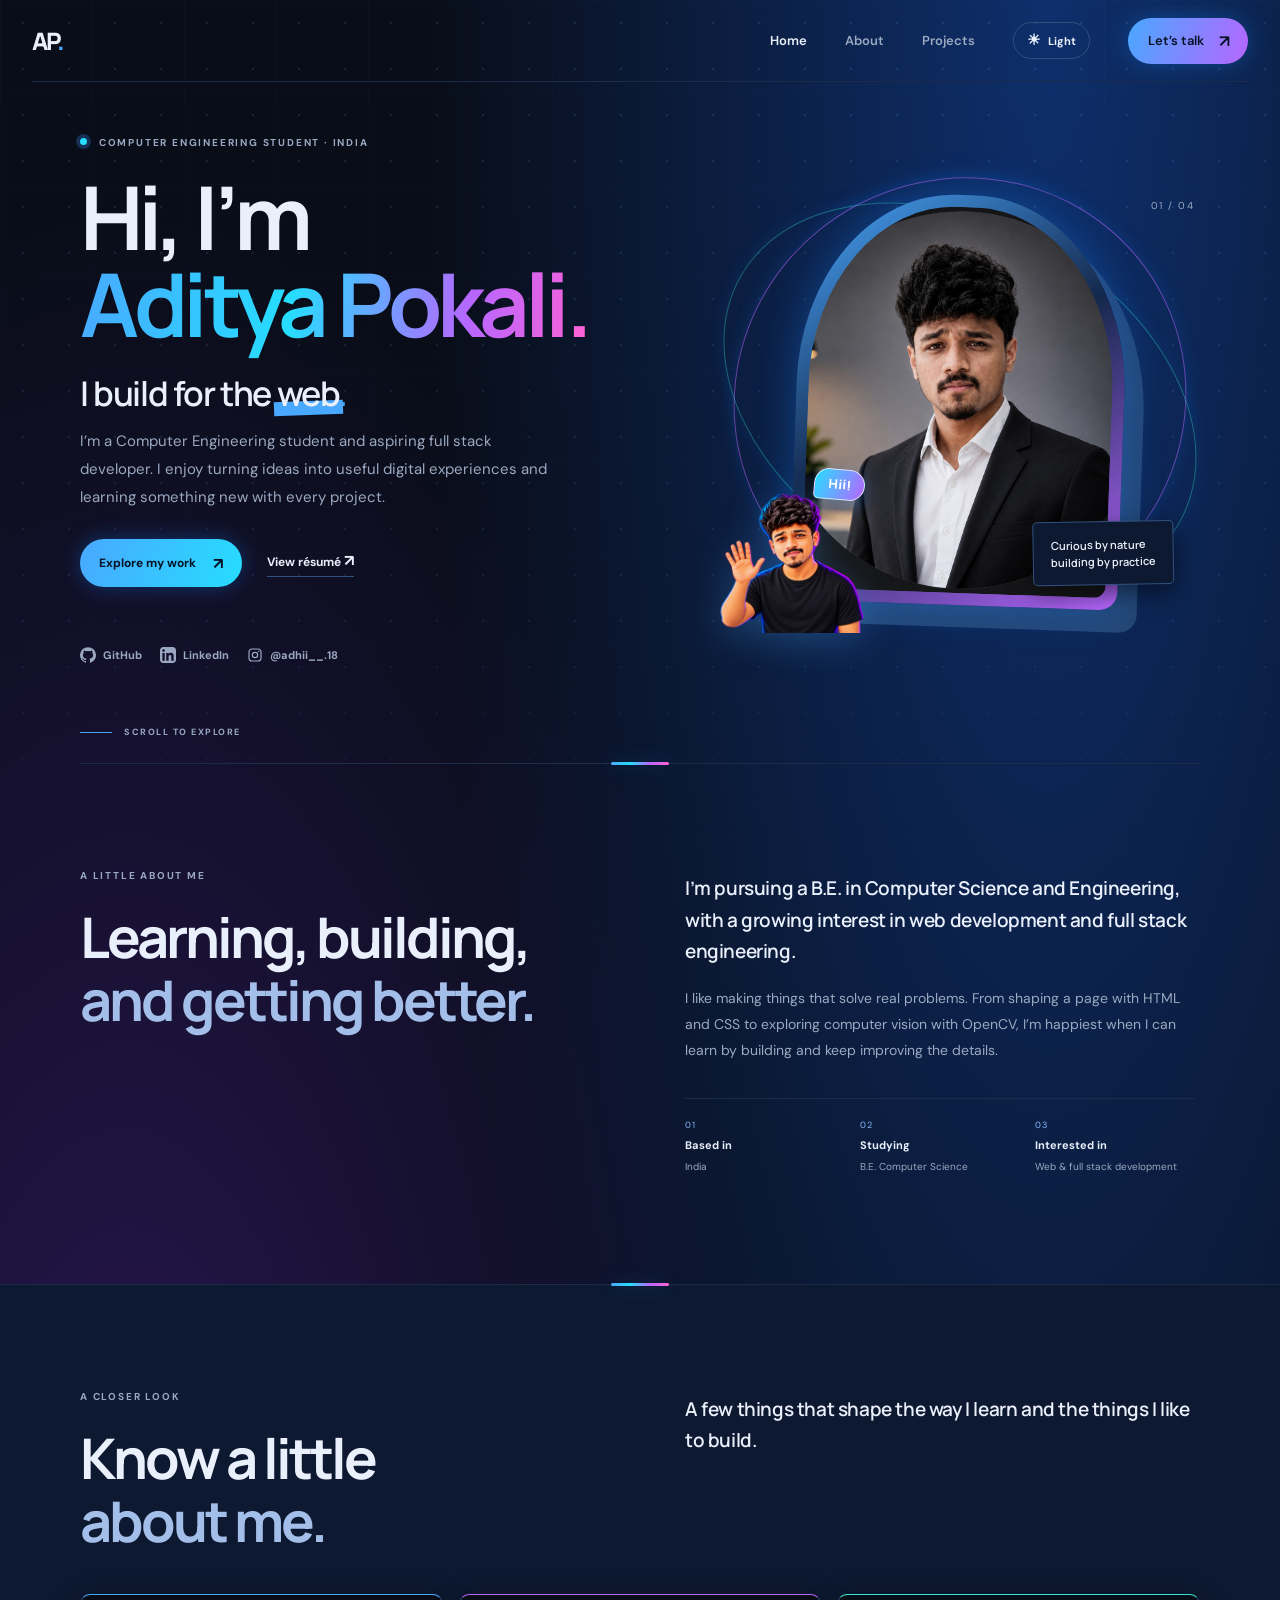
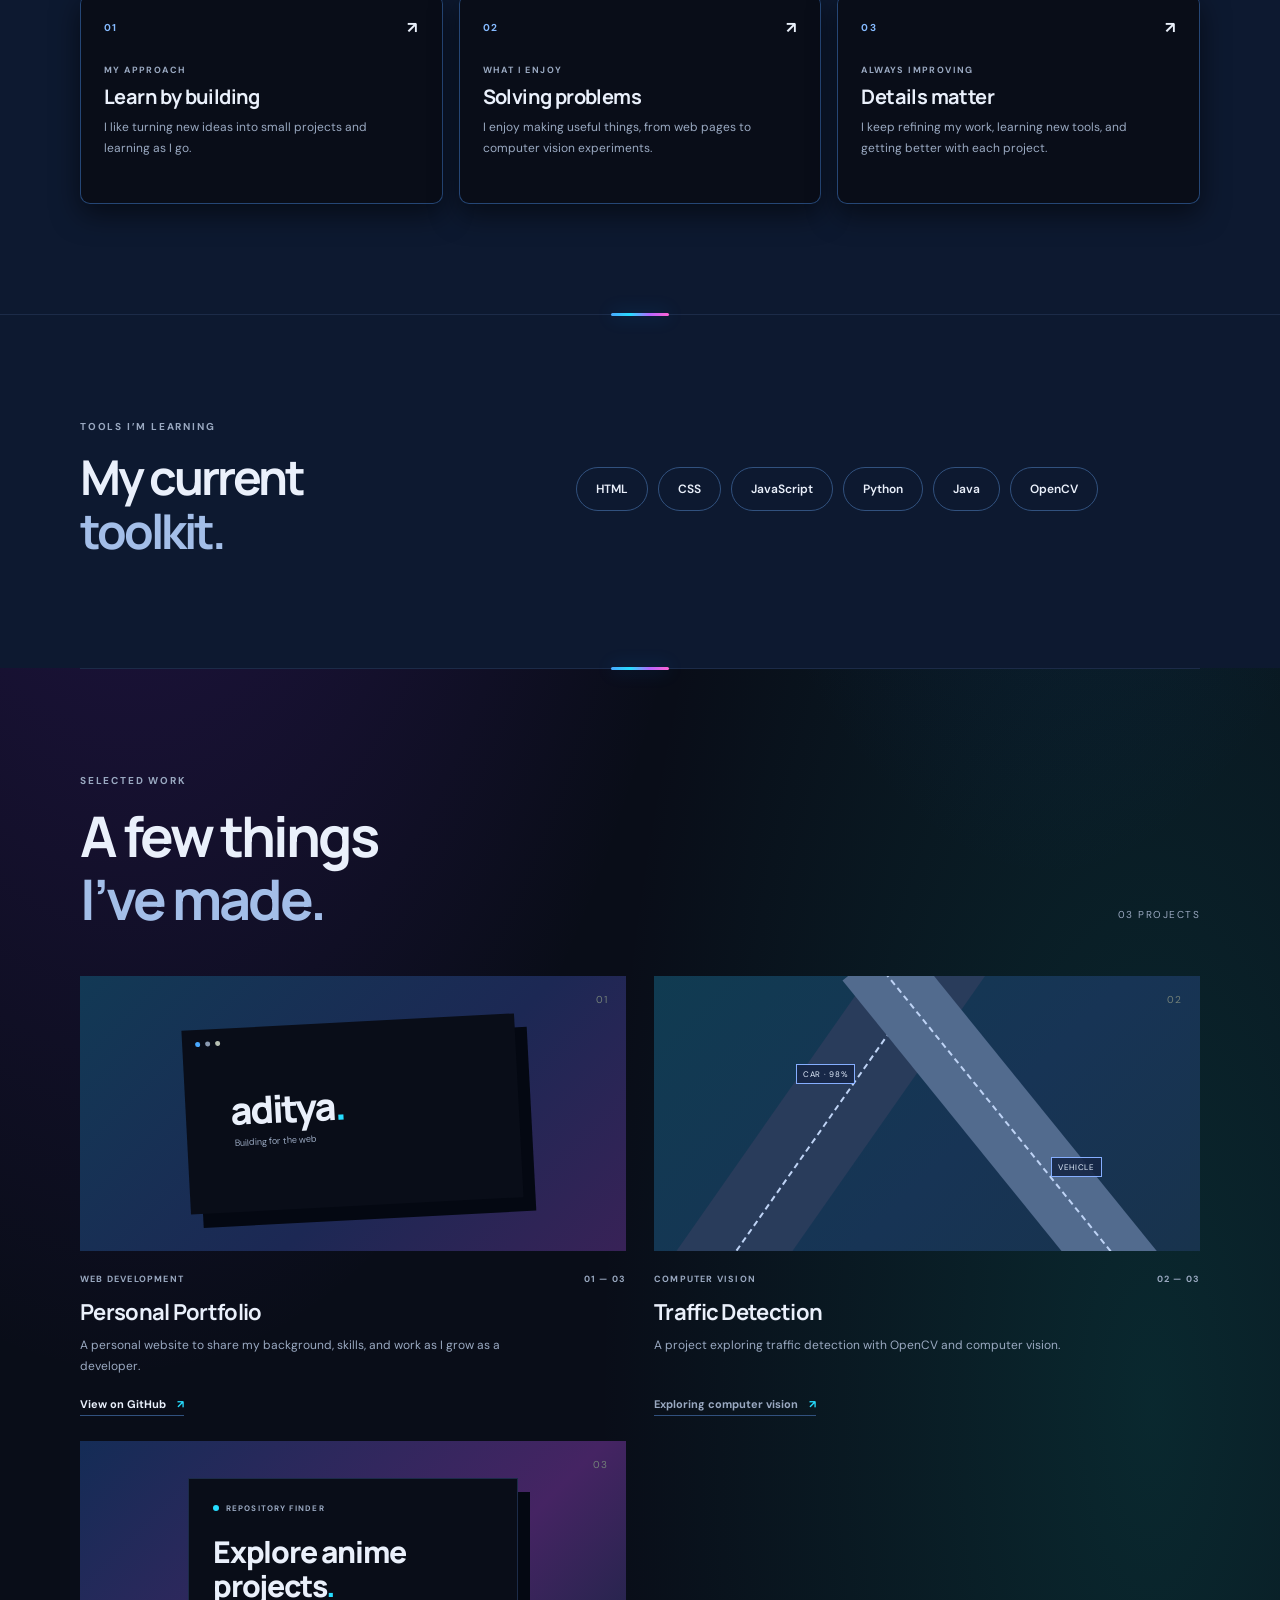
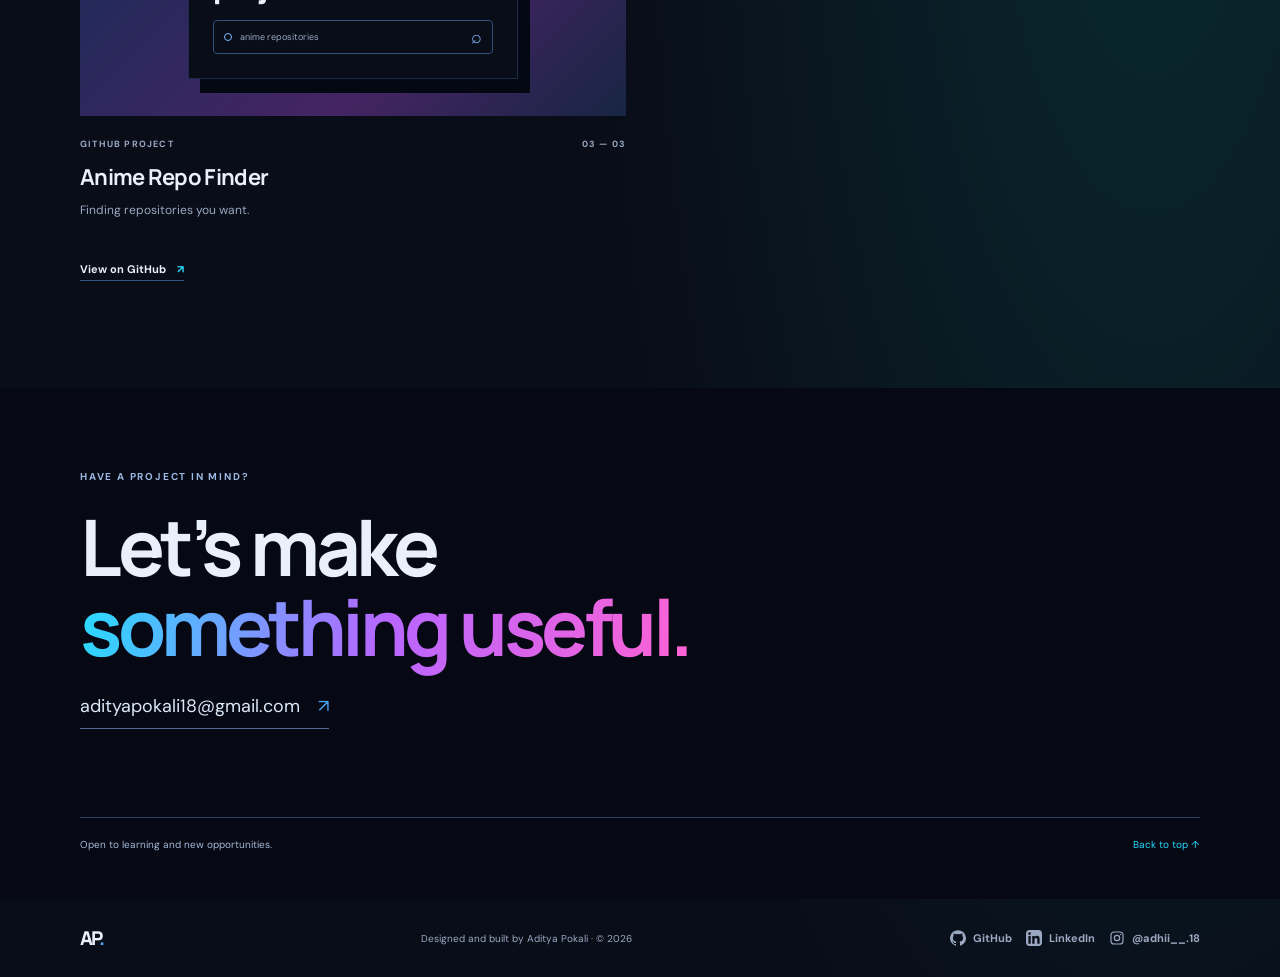
<file: index.html>
<!doctype html>
<html lang="en">
<head>
  <meta charset="utf-8">
  <meta name="viewport" content="width=device-width, initial-scale=1">
  <meta name="theme-color" content="#090d18">
  <meta name="description" content="Aditya Pokali — Computer Engineering student and aspiring full stack developer.">
  <title>Aditya Pokali — Developer Portfolio</title>
  <script>
    (() => {
      let savedTheme = null;
      try { savedTheme = localStorage.getItem("portfolio-theme"); } catch {}
      const theme = savedTheme === "light" || savedTheme === "dark" ? savedTheme : "dark";
      document.documentElement.dataset.theme = theme;
      document.querySelector('meta[name="theme-color"]').content = theme === "dark" ? "#090d18" : "#f4f7fc";
    })();
  </script>
  <link rel="preconnect" href="https://fonts.googleapis.com">
  <link rel="preconnect" href="https://fonts.gstatic.com" crossorigin>
  <link href="https://fonts.googleapis.com/css2?family=DM+Sans:wght@400;500;600;700&family=Manrope:wght@400;500;600;700;800&display=swap" rel="stylesheet">
  <link rel="stylesheet" href="style.css">
</head>
<body>
  <div class="water-drops" aria-hidden="true">
    <span class="water-drop water-drop-one"></span>
    <span class="water-drop water-drop-two"></span>
    <span class="water-drop water-drop-three"></span>
    <span class="water-drop water-drop-four"></span>
  </div>
  <div class="cursor-mascot" aria-hidden="true">
    <span class="mascot-shadow"></span>
    <span class="mascot-face">
      <i class="mascot-eye mascot-eye-left"></i>
      <i class="mascot-eye mascot-eye-right"></i>
      <i class="mascot-cheek mascot-cheek-left"></i>
      <i class="mascot-cheek mascot-cheek-right"></i>
      <i class="mascot-mouth"></i>
    </span>
    <span class="mascot-spark mascot-spark-one">✦</span>
    <span class="mascot-spark mascot-spark-two">·</span>
  </div>
  <header class="site-header">
    <a class="brand" href="#home" aria-label="Aditya Pokali, home">AP<span>.</span></a>
    <button class="menu-toggle" type="button" aria-expanded="false" aria-controls="site-nav" aria-label="Open navigation">
      <span></span><span></span>
    </button>
    <nav id="site-nav" class="site-nav" aria-label="Main navigation">
      <a class="nav-link active" href="#home">Home</a>
      <a class="nav-link" href="#about">About</a>
      <a class="nav-link" href="#projects">Projects</a>
      <button class="theme-toggle" type="button" aria-label="Switch to dark theme" aria-pressed="false">
        <span class="theme-icon" aria-hidden="true">☾</span>
        <span class="theme-label">Dark</span>
      </button>
      <a class="nav-cta" href="#contact">Let’s talk <span aria-hidden="true">↗</span></a>
    </nav>
  </header>

  <main>
    <section class="hero section-wrap" id="home">
      <div class="hero-copy">
        <p class="eyebrow"><span class="status-dot"></span> COMPUTER ENGINEERING STUDENT · INDIA</p>
        <h1>Hi, I’m<br><span>Aditya Pokali.</span></h1>
        <p class="hero-role">I build for the <span class="highlight">web</span><span class="cursor" aria-hidden="true">.</span></p>
        <p class="hero-description">I’m a Computer Engineering student and aspiring full stack developer. I enjoy turning ideas into useful digital experiences and learning something new with every project.</p>
        <div class="hero-actions">
          <a class="button button-primary" href="#projects">Explore my work <span aria-hidden="true">↗</span></a>
          <a class="text-link" href="./resume.html">View résumé <span aria-hidden="true">↗</span></a>
        </div>
        <div class="hero-socials" aria-label="Social links">
          <a class="social-link" href="https://github.com/adityapokali" target="_blank" rel="noopener noreferrer" aria-label="GitHub profile">
            <svg class="social-icon" viewBox="0 0 24 24" aria-hidden="true"><path fill="currentColor" d="M12 .297a12 12 0 0 0-3.79 23.38c.6.11.82-.26.82-.577 0-.285-.01-1.04-.015-2.04-3.338.726-4.042-1.61-4.042-1.61-.546-1.387-1.333-1.756-1.333-1.756-1.09-.745.083-.73.083-.73 1.205.084 1.84 1.237 1.84 1.237 1.07 1.835 2.807 1.305 3.492.998.108-.776.418-1.305.762-1.605-2.665-.304-5.467-1.332-5.467-5.93 0-1.31.468-2.38 1.235-3.22-.124-.303-.535-1.523.117-3.176 0 0 1.008-.323 3.3 1.23a11.5 11.5 0 0 1 6 0c2.29-1.553 3.297-1.23 3.297-1.23.653 1.653.242 2.873.119 3.176.77.84 1.233 1.91 1.233 3.22 0 4.61-2.807 5.624-5.48 5.921.43.372.814 1.102.814 2.222v3.293c0 .319.216.694.825.576A12.001 12.001 0 0 0 12 .297"/></svg>
            <span>GitHub</span>
          </a>
          <a class="social-link" href="https://www.linkedin.com/in/aditya-pokali-b631763b7/" target="_blank" rel="noopener noreferrer" aria-label="LinkedIn profile">
            <svg class="social-icon" viewBox="0 0 24 24" aria-hidden="true"><path fill="currentColor" d="M19 0H5C2.24 0 0 2.24 0 5v14c0 2.76 2.24 5 5 5h14c2.76 0 5-2.24 5-5V5c0-2.76-2.24-5-5-5ZM7.1 20.45H3.55V9H7.1v11.45ZM5.32 7.45a2.05 2.05 0 1 1 0-4.1 2.05 2.05 0 0 1 0 4.1Zm15.13 13h-3.54v-5.57c0-1.33-.03-3.04-1.86-3.04-1.85 0-2.14 1.45-2.14 2.94v5.67H9.36V9h3.41v1.56h.05c.48-.9 1.64-1.85 3.37-1.85 3.6 0 4.27 2.37 4.27 5.45v6.29Z"/></svg>
            <span>LinkedIn</span>
          </a>
          <a class="social-link instagram-link" href="https://www.instagram.com/adhii__.18/" target="_blank" rel="noopener noreferrer" aria-label="Instagram profile, @adhii__.18">
            <svg class="social-icon instagram-icon" viewBox="0 0 24 24" aria-hidden="true"><rect x="3" y="3" width="18" height="18" rx="5"/><circle cx="12" cy="12" r="4"/><circle class="instagram-dot" cx="17.5" cy="6.8" r="1"/></svg>
            <span>@adhii__.18</span>
          </a>
        </div>
      </div>
      <div class="hero-visual">
        <div class="photo-frame">
          <img src="profile.jpg" alt="Portrait of Aditya Pokali">
          <span class="photo-tag">Curious by nature<br>building by practice</span>
        </div>
        <div class="hero-avatar-sticker">
          <img src="profile-avatar.png" alt="Cartoon avatar of Aditya waving with one hand">
          <span class="hero-avatar-bubble">Hii!</span>
        </div>
        <span class="orbit orbit-one" aria-hidden="true"></span>
        <span class="orbit orbit-two" aria-hidden="true"></span>
        <span class="hero-index" aria-hidden="true">01 / 04</span>
      </div>
      <a class="scroll-cue" href="#about"><span></span> SCROLL TO EXPLORE</a>
    </section>

    <section class="about section-wrap section-block" id="about">
      <div class="section-heading">
        <p class="eyebrow">A LITTLE ABOUT ME</p>
        <h2>Learning, building,<br><span>and getting better.</span></h2>
      </div>
      <div class="about-content">
        <p class="about-lead">I’m pursuing a B.E. in Computer Science and Engineering, with a growing interest in web development and full stack engineering.</p>
        <p>I like making things that solve real problems. From shaping a page with HTML and CSS to exploring computer vision with OpenCV, I’m happiest when I can learn by building and keep improving the details.</p>
        <div class="about-facts">
          <div><span>01</span><strong>Based in</strong><p>India</p></div>
          <div><span>02</span><strong>Studying</strong><p>B.E. Computer Science</p></div>
          <div><span>03</span><strong>Interested in</strong><p>Web &amp; full stack development</p></div>
        </div>
      </div>
    </section>

    <section class="about-cards-section section-wrap section-block" aria-labelledby="about-cards-title">
      <div class="about-intro">
        <div class="section-heading">
          <p class="eyebrow">A CLOSER LOOK</p>
          <h2 id="about-cards-title">Know a little<br><span>about me.</span></h2>
        </div>
        <div class="about-content">
          <p class="about-lead">A few things that shape the way I learn and the things I like to build.</p>
        </div>
      </div>
      <div class="about-cards" aria-label="A few things about Aditya">
        <article class="about-card">
          <span class="about-card-number">01 <span aria-hidden="true">↗</span></span>
          <p class="about-card-label">MY APPROACH</p>
          <h3>Learn by building</h3>
          <p>I like turning new ideas into small projects and learning as I go.</p>
        </article>
        <article class="about-card">
          <span class="about-card-number">02 <span aria-hidden="true">↗</span></span>
          <p class="about-card-label">WHAT I ENJOY</p>
          <h3>Solving problems</h3>
          <p>I enjoy making useful things, from web pages to computer vision experiments.</p>
        </article>
        <article class="about-card">
          <span class="about-card-number">03 <span aria-hidden="true">↗</span></span>
          <p class="about-card-label">ALWAYS IMPROVING</p>
          <h3>Details matter</h3>
          <p>I keep refining my work, learning new tools, and getting better with each project.</p>
        </article>
      </div>
    </section>

    <section class="skills section-wrap section-block" id="skills">
      <div class="skills-intro">
        <p class="eyebrow">TOOLS I’M LEARNING</p>
        <h2>My current<br><span>toolkit.</span></h2>
      </div>
      <div class="skill-list" aria-label="Skills">
        <span>HTML</span><span>CSS</span><span>JavaScript</span><span>Python</span><span>Java</span><span>OpenCV</span>
      </div>
    </section>

    <section class="projects section-wrap section-block" id="projects">
      <div class="section-topline">
        <div>
          <p class="eyebrow">SELECTED WORK</p>
          <h2>A few things<br><span>I’ve made.</span></h2>
        </div>
        <span class="project-count">03 PROJECTS</span>
      </div>
      <div class="project-grid">
        <article class="project-card project-featured">
          <div class="project-art portfolio-art" aria-hidden="true"><span class="art-window"><i></i><i></i><i></i><b>aditya<span>.</span></b><em>Building for the web</em></span><span class="art-number">01</span></div>
          <div class="project-meta"><span>WEB DEVELOPMENT</span><span>01 — 03</span></div>
          <h3>Personal Portfolio</h3>
          <p>A personal website to share my background, skills, and work as I grow as a developer.</p>
          <a class="project-link" href="https://github.com/adityapokali/my-portfolio" target="_blank" rel="noopener">View on GitHub <span aria-hidden="true">↗</span></a>
        </article>
        <article class="project-card">
          <div class="project-art traffic-art" aria-hidden="true"><span class="road road-a"></span><span class="road road-b"></span><span class="detection detection-a">CAR · 98%</span><span class="detection detection-b">VEHICLE</span><span class="art-number">02</span></div>
          <div class="project-meta"><span>COMPUTER VISION</span><span>02 — 03</span></div>
          <h3>Traffic Detection</h3>
          <p>A project exploring traffic detection with OpenCV and computer vision.</p>
          <span class="project-link project-link-muted">Exploring computer vision <span aria-hidden="true">↗</span></span>
        </article>
        <article class="project-card">
          <div class="project-art anime-art" aria-hidden="true">
            <div class="anime-search-card">
              <span class="anime-search-label"><span></span> REPOSITORY FINDER</span>
              <strong>Explore anime<br>projects<span>.</span></strong>
              <span class="anime-search-bar"><i></i> anime repositories <b>⌕</b></span>
            </div>
            <span class="art-number">03</span>
          </div>
          <div class="project-meta"><span>GITHUB PROJECT</span><span>03 — 03</span></div>
          <h3>Anime Repo Finder</h3>
          <p>Finding repositories you want.</p>
          <a class="project-link" href="https://github.com/adityapokali/aditya-sozo-repo-finder/tree/main/anime-repo-finder" target="_blank" rel="noopener noreferrer">View on GitHub <span aria-hidden="true">↗</span></a>
        </article>
      </div>
    </section>

    <section class="contact section-wrap" id="contact">
      <p class="eyebrow">HAVE A PROJECT IN MIND?</p>
      <h2>Let’s make<br><span>something useful.</span></h2>
      <a class="contact-email" href="mailto:adityapokali18@gmail.com">adityapokali18@gmail.com <span aria-hidden="true">↗</span></a>
      <div class="contact-bottom"><span>Open to learning and new opportunities.</span><a href="#home">Back to top ↑</a></div>
    </section>
  </main>

  <footer class="site-footer section-wrap">
    <a class="brand" href="#home">AP<span>.</span></a>
    <p>Designed and built by Aditya Pokali · © <span id="year">2026</span></p>
    <div class="footer-socials">
      <a class="social-link" href="https://github.com/adityapokali" target="_blank" rel="noopener noreferrer" aria-label="GitHub profile">
        <svg class="social-icon" viewBox="0 0 24 24" aria-hidden="true"><path fill="currentColor" d="M12 .297a12 12 0 0 0-3.79 23.38c.6.11.82-.26.82-.577 0-.285-.01-1.04-.015-2.04-3.338.726-4.042-1.61-4.042-1.61-.546-1.387-1.333-1.756-1.333-1.756-1.09-.745.083-.73.083-.73 1.205.084 1.84 1.237 1.84 1.237 1.07 1.835 2.807 1.305 3.492.998.108-.776.418-1.305.762-1.605-2.665-.304-5.467-1.332-5.467-5.93 0-1.31.468-2.38 1.235-3.22-.124-.303-.535-1.523.117-3.176 0 0 1.008-.323 3.3 1.23a11.5 11.5 0 0 1 6 0c2.29-1.553 3.297-1.23 3.297-1.23.653 1.653.242 2.873.119 3.176.77.84 1.233 1.91 1.233 3.22 0 4.61-2.807 5.624-5.48 5.921.43.372.814 1.102.814 2.222v3.293c0 .319.216.694.825.576A12.001 12.001 0 0 0 12 .297"/></svg>
        <span>GitHub</span>
      </a>
      <a class="social-link" href="https://www.linkedin.com/in/aditya-pokali-b631763b7/" target="_blank" rel="noopener noreferrer" aria-label="LinkedIn profile">
        <svg class="social-icon" viewBox="0 0 24 24" aria-hidden="true"><path fill="currentColor" d="M19 0H5C2.24 0 0 2.24 0 5v14c0 2.76 2.24 5 5 5h14c2.76 0 5-2.24 5-5V5c0-2.76-2.24-5-5-5ZM7.1 20.45H3.55V9H7.1v11.45ZM5.32 7.45a2.05 2.05 0 1 1 0-4.1 2.05 2.05 0 0 1 0 4.1Zm15.13 13h-3.54v-5.57c0-1.33-.03-3.04-1.86-3.04-1.85 0-2.14 1.45-2.14 2.94v5.67H9.36V9h3.41v1.56h.05c.48-.9 1.64-1.85 3.37-1.85 3.6 0 4.27 2.37 4.27 5.45v6.29Z"/></svg>
        <span>LinkedIn</span>
      </a>
      <a class="social-link" href="https://www.instagram.com/adhii__.18/" target="_blank" rel="noopener noreferrer" aria-label="Instagram profile, @adhii__.18">
        <svg class="social-icon instagram-icon" viewBox="0 0 24 24" aria-hidden="true"><rect x="3" y="3" width="18" height="18" rx="5"/><circle cx="12" cy="12" r="4"/><circle class="instagram-dot" cx="17.5" cy="6.8" r="1"/></svg>
        <span>@adhii__.18</span>
      </a>
    </div>
  </footer>
  <script src="script.js"></script>
</body>
</html>
</file>
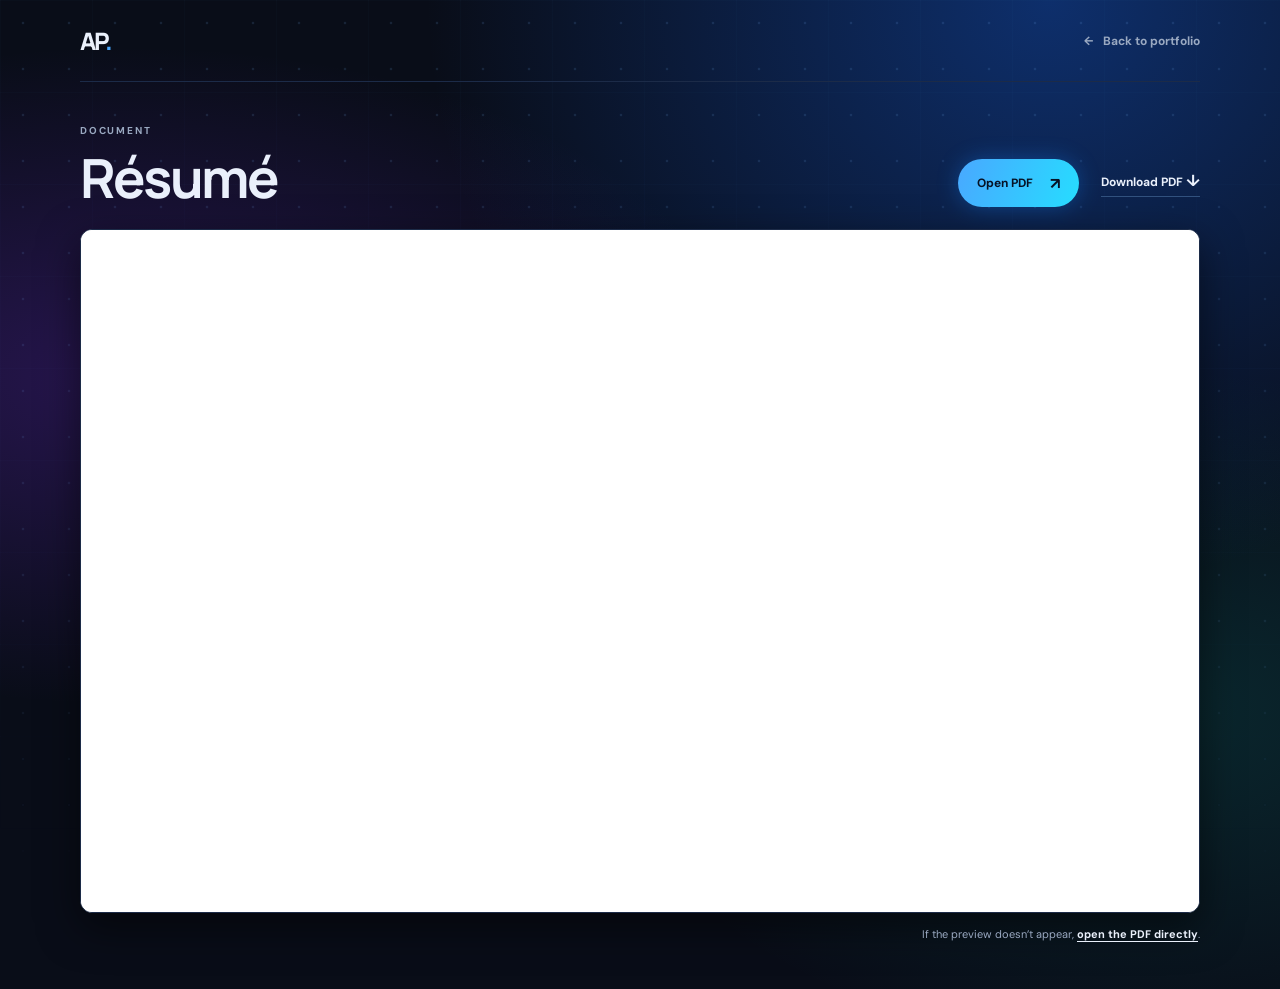
<file: resume.html>
<!doctype html>
<html lang="en">
<head>
  <meta charset="utf-8">
  <meta name="viewport" content="width=device-width, initial-scale=1">
  <meta name="theme-color" content="#090d18">
  <meta name="description" content="View or download Aditya Pokali’s résumé.">
  <title>Résumé — Aditya Pokali</title>
  <script>
    (() => {
      let savedTheme = null;
      try { savedTheme = localStorage.getItem("portfolio-theme"); } catch {}
      const theme = savedTheme === "light" || savedTheme === "dark" ? savedTheme : "dark";
      document.documentElement.dataset.theme = theme;
      document.querySelector('meta[name="theme-color"]').content = theme === "dark" ? "#090d18" : "#f4f7fc";
    })();
  </script>
  <link rel="preconnect" href="https://fonts.googleapis.com">
  <link rel="preconnect" href="https://fonts.gstatic.com" crossorigin>
  <link href="https://fonts.googleapis.com/css2?family=DM+Sans:wght@400;500;600;700&family=Manrope:wght@400;500;600;700;800&display=swap" rel="stylesheet">
  <link rel="stylesheet" href="./style.css">
</head>
<body class="resume-page">
  <header class="resume-header section-wrap">
    <a class="brand" href="./index.html" aria-label="Aditya Pokali, home">AP<span>.</span></a>
    <a class="resume-back" href="./index.html"><span aria-hidden="true">←</span> Back to portfolio</a>
  </header>

  <main class="resume-main">
    <div class="resume-toolbar">
      <div>
        <p class="eyebrow">DOCUMENT</p>
        <h1>Résumé</h1>
      </div>
      <div class="resume-actions">
        <a class="button button-primary" href="./resume.pdf" target="_blank" rel="noopener noreferrer">Open PDF <span aria-hidden="true">↗</span></a>
        <a class="text-link" href="./resume.pdf" download>Download PDF <span aria-hidden="true">↓</span></a>
      </div>
    </div>

    <section class="resume-frame" aria-label="Résumé preview">
      <iframe src="./resume.pdf#toolbar=1&amp;navpanes=0&amp;view=FitH" title="Aditya Pokali résumé PDF" loading="eager"></iframe>
    </section>
    <p class="resume-fallback">If the preview doesn’t appear, <a href="./resume.pdf" target="_blank" rel="noopener noreferrer">open the PDF directly</a>.</p>
  </main>
</body>
</html>
</file>
<file: style.css>
:root {
  color-scheme: dark;
  --paper: #090d18;
  --ink: #eaf0fb;
  --muted: #9aa9c1;
  --line: #1c2b48;
  --line-strong: #31517e;
  --heading-muted: #a3bee8;
  --sage: #85baff;
  --surface: #0d1930;
  --surface-strong: #14284c;
  --surface-border: #254675;
  --surface-shadow: #040812;
  --contact-bg: #060914;
  --contact-ink: #eaf0fb;
  --nav-cta-bg: #3d9bff;
  --nav-cta-ink: #061225;
  --nav-cta-hover: #68b7ff;
  --status-ring: #142e54;
  --shadow: #0008;
  --accent: #49a8ff;
  --accent-strong: #26ddff;
  --accent-violet: #b766ff;
  --accent-pink: #ff62d3;
  --accent-teal: #36e6d0;
  --accent-glow: #1684ff55;
  --ambient-glow: #1354c77a;
  --ambient-glow-secondary: #702ad54a;
  --ambient-glow-tertiary: #0dbba928;
  --white: #fff;
  --display: "Manrope", "DM Sans", sans-serif;
  --body: "DM Sans", Arial, sans-serif;
}

:root[data-theme="light"] {
  color-scheme: light;
  --paper: #f5f8ff;
  --ink: #172541;
  --muted: #596c8b;
  --line: #d6e1f2;
  --line-strong: #bacbe5;
  --heading-muted: #8498b8;
  --sage: #5874a6;
  --surface: #eaf0fc;
  --surface-strong: #dce8fb;
  --surface-border: #cad9f0;
  --surface-shadow: #a5b8d6;
  --contact-bg: #111c38;
  --contact-ink: #f3f7ff;
  --nav-cta-bg: #1b3157;
  --nav-cta-ink: #fff;
  --nav-cta-hover: #294876;
  --status-ring: #d9e8ff;
  --shadow: #18376618;
  --accent: #416ff2;
  --accent-strong: #087caa;
  --accent-violet: #8150de;
  --accent-pink: #d346ab;
  --accent-teal: #078f9d;
  --accent-glow: #416ff238;
  --ambient-glow: #bfd8ffb3;
  --ambient-glow-secondary: #dfccff99;
  --ambient-glow-tertiary: #b7f4ee80;
}

* { box-sizing: border-box; }
html { scroll-behavior: smooth; scroll-padding-top: 92px; }
body { position: relative; isolation: isolate; margin: 0; background: radial-gradient(ellipse at 82% 0%, var(--ambient-glow), transparent 42%), radial-gradient(ellipse at 10% 38%, var(--ambient-glow-secondary), transparent 38%), radial-gradient(ellipse at 90% 72%, var(--ambient-glow-tertiary), transparent 34%), var(--paper); color: var(--ink); font-family: var(--body); -webkit-font-smoothing: antialiased; }
body::before { content: ""; position: fixed; z-index: -1; inset: 0; pointer-events: none; opacity: .42; background-image: radial-gradient(circle, rgba(126, 187, 255, .32) 1px, transparent 1.7px), linear-gradient(rgba(126, 187, 255, .055) 1px, transparent 1px), linear-gradient(90deg, rgba(126, 187, 255, .055) 1px, transparent 1px); background-size: 46px 46px, 92px 92px, 92px 92px; mask-image: linear-gradient(to bottom, #000 0%, rgba(0, 0, 0, .72) 68%, transparent 100%); animation: ambient-grid-drift 34s linear infinite; }
:root[data-theme="light"] body::before { opacity: .18; }
a { color: inherit; text-decoration: none; }
button { font: inherit; }
button:focus-visible, a:focus-visible { outline: 2px solid var(--accent); outline-offset: 4px; }
.section-wrap { width: min(1120px, calc(100% - 64px)); margin-inline: auto; }
.site-header { height: 82px; width: min(1280px, calc(100% - 64px)); margin: auto; display: flex; align-items: center; justify-content: space-between; border-bottom: 1px solid var(--line); position: relative; z-index: 5; }
.brand { font: 800 24px/1 var(--display); letter-spacing: -1.7px; }
.brand span { color: var(--accent); }
.site-nav { display: flex; align-items: center; gap: 38px; font-size: 13px; font-weight: 600; }
.nav-link { color: var(--muted); transition: color .2s; }
.nav-link:hover, .nav-link.active { color: var(--ink); }
.nav-cta { display: inline-flex; align-items: center; gap: 15px; background: linear-gradient(110deg, var(--accent), var(--accent-violet)); color: var(--nav-cta-ink); border-radius: 99px; padding: 12px 18px 12px 20px; box-shadow: 0 0 24px var(--accent-glow); transition: transform .2s, background .2s, box-shadow .2s; }
.nav-cta:hover { transform: translateY(-2px); background: linear-gradient(110deg, var(--accent-strong), var(--accent-pink)); box-shadow: 0 0 34px var(--accent-glow); }
.nav-cta span { font-size: 17px; }
.theme-toggle { display: inline-flex; align-items: center; gap: 8px; border: 1px solid var(--line-strong); border-radius: 99px; background: transparent; color: var(--ink); padding: 10px 13px; font-size: 11px; font-weight: 700; cursor: pointer; transition: background .2s, border-color .2s, transform .2s; }
.theme-toggle:hover { background: var(--surface); transform: translateY(-1px); }
.theme-icon { font-size: 15px; line-height: 1; }
.menu-toggle { display: none; }

.hero { min-height: 670px; display: grid; grid-template-columns: 1.08fr .92fr; align-items: center; gap: 30px; position: relative; padding-top: 26px; padding-bottom: 72px; }
.hero-copy { padding: 28px 0 20px; z-index: 1; }
.eyebrow { margin: 0 0 23px; color: var(--muted); font-size: 10px; line-height: 1.4; letter-spacing: 1.8px; font-weight: 700; }
.status-dot { display: inline-block; width: 7px; height: 7px; margin: 0 8px 1px 0; border-radius: 50%; background: var(--accent-strong); box-shadow: 0 0 0 4px var(--status-ring); animation: status-pulse 2s ease-in-out infinite; }
h1, h2, h3, p { margin-top: 0; }
.hero h1, .section-heading h2, .skills h2, .section-topline h2, .contact h2 { font-family: var(--display); letter-spacing: -4.8px; }
.hero h1 { margin: 0; font-size: clamp(56px, 7.1vw, 88px); line-height: .99; font-weight: 700; }
.hero h1 span { background: linear-gradient(100deg, var(--accent), var(--accent-strong) 42%, var(--accent-violet) 76%, var(--accent-pink)); -webkit-background-clip: text; background-clip: text; color: transparent; }
.section-heading h2 span, .skills h2 span, .section-topline h2 span { color: var(--heading-muted); }
.hero-role { margin: 26px 0 14px; font: 600 clamp(24px, 3vw, 34px)/1.2 var(--display); letter-spacing: -1.4px; }
.highlight { position: relative; z-index: 0; white-space: nowrap; }
.highlight::before { content: ""; position: absolute; height: 14px; left: -3px; right: -4px; bottom: 1px; z-index: -1; background: var(--accent); transform: rotate(-2deg); animation: highlight-breathe 2.8s ease-in-out infinite; }
.cursor { color: var(--accent); animation: cursor-blink 1.25s steps(2, start) infinite; }
.hero-description { max-width: 475px; color: var(--muted); font-size: 15px; line-height: 1.85; }
.hero-actions { display: flex; align-items: center; gap: 25px; margin-top: 28px; }
.button { min-height: 48px; padding: 0 19px; border-radius: 99px; display: inline-flex; align-items: center; gap: 17px; font-size: 12px; font-weight: 700; transition: transform .2s, box-shadow .2s; }
.button:hover { transform: translateY(-3px); box-shadow: 0 8px 24px var(--shadow); }
.button-primary { background: linear-gradient(110deg, var(--accent), var(--accent-strong)); color: var(--nav-cta-ink); box-shadow: 0 0 22px var(--accent-glow); }
.button-primary:hover { background: linear-gradient(110deg, var(--accent-strong), var(--accent-violet)); color: #fff; box-shadow: 0 0 32px var(--accent-glow); }
.button span, .text-link span { font-size: 16px; }
.text-link { font-size: 12px; font-weight: 700; border-bottom: 1px solid var(--line-strong); padding-bottom: 5px; }
.hero-socials, .footer-socials { display: flex; align-items: center; flex-wrap: wrap; gap: 18px; }
.hero-socials { margin-top: 52px; }
.social-link { display: inline-flex; min-height: 32px; align-items: center; gap: 7px; color: var(--muted); font-size: 11px; font-weight: 700; transition: color .2s, transform .2s; }
.social-link:hover { color: var(--ink); transform: translateY(-2px); }
.social-icon { display: block; width: 16px; height: 16px; flex: 0 0 auto; }
.instagram-icon { fill: none; stroke: currentColor; stroke-width: 1.8; stroke-linecap: round; stroke-linejoin: round; }
.instagram-dot { fill: currentColor; stroke: none; }
.hero-visual { height: 490px; max-width: 480px; width: 100%; justify-self: end; position: relative; display: grid; place-items: center; }
.photo-frame { position: relative; z-index: 1; width: min(76%, 328px); height: 410px; padding: 12px; background: linear-gradient(145deg, var(--accent), var(--surface-strong) 48%, var(--accent-violet)); border-radius: 47% 47% 18px 18px; transform: rotate(2deg); box-shadow: 0 0 42px var(--accent-glow), 20px 22px 0 var(--surface-border); animation: photo-float 5.5s ease-in-out infinite; }
.photo-frame img { display: block; width: 100%; height: 100%; object-fit: cover; object-position: center; border-radius: 47% 47% 12px 12px; filter: saturate(.82); }
.photo-tag { position: absolute; right: -55px; bottom: 25px; border: 1px solid var(--line-strong); background: var(--surface); border-radius: 5px; padding: 14px 17px; color: var(--ink); font: 600 11px/1.55 var(--display); transform: rotate(-3deg); box-shadow: 0 8px 25px var(--shadow); }
.hero-avatar-sticker { position: absolute; z-index: 3; left: -2px; bottom: 12px; width: 145px; height: 166px; animation: avatar-float 3.8s ease-in-out infinite; }
.hero-avatar-sticker img { display: block; width: 100%; height: 100%; object-fit: contain; object-position: center bottom; filter: drop-shadow(0 8px 18px rgba(73, 168, 255, .28)); }
.hero-avatar-bubble { position: absolute; z-index: 1; top: 2px; right: -2px; padding: 8px 13px; border: 1px solid rgba(255, 255, 255, .72); border-radius: 16px 16px 16px 5px; background: linear-gradient(110deg, var(--accent-strong), var(--accent-violet)); color: #fff; font: 800 13px/1 var(--display); box-shadow: 0 5px 18px var(--accent-glow); transform: rotate(5deg); animation: avatar-bubble-pop 2.8s ease-in-out infinite; }
.orbit { position: absolute; border: 1px solid var(--surface-border); border-radius: 50%; box-shadow: 0 0 18px var(--accent-glow); }
.orbit-one { width: 95%; height: 90%; transform: rotate(-28deg); border-color: var(--accent-violet); opacity: .52; animation: orbit-one-spin 24s linear infinite; }
.orbit-two { width: 105%; height: 72%; transform: rotate(29deg); border-color: var(--accent-teal); opacity: .36; animation: orbit-two-spin 32s linear infinite; }
.hero-index { position: absolute; top: 44px; right: 6px; font-size: 10px; letter-spacing: 1.5px; color: var(--muted); }
.scroll-cue { position: absolute; bottom: 25px; left: 0; display: flex; align-items: center; gap: 12px; color: var(--muted); font-size: 9px; letter-spacing: 1.5px; font-weight: 700; }
.scroll-cue span { display: inline-block; width: 32px; height: 1px; background: var(--accent); animation: scroll-cue-drift 2s ease-in-out infinite; }

.section-block { position: relative; border-top: 1px solid var(--line); padding-top: 105px; padding-bottom: 110px; }
.section-block::before { content: ""; position: absolute; top: -2px; left: 50%; width: 58px; height: 3px; border-radius: 99px; background: linear-gradient(90deg, var(--accent), var(--accent-strong), var(--accent-violet), var(--accent-pink)); box-shadow: 0 0 18px var(--accent-glow); transform: translateX(-50%); }
.about { display: grid; grid-template-columns: 1fr 1fr; gap: 90px; }
.about-intro { display: grid; grid-template-columns: 1fr 1fr; gap: 90px; align-items: start; margin-bottom: 42px; }
.about-cards-section .about-intro { margin-bottom: 42px; }
.section-heading h2, .skills h2, .section-topline h2 { margin: 0; font-size: clamp(38px, 5vw, 56px); line-height: 1.12; letter-spacing: -3px; }
.about-content { max-width: 510px; padding-top: 4px; }
.about-content p { color: var(--muted); font-size: 14px; line-height: 1.85; }
.about-content .about-lead { color: var(--ink); font: 600 19px/1.65 var(--display); letter-spacing: -.4px; }
.about-facts { display: grid; grid-template-columns: repeat(3, 1fr); gap: 15px; border-top: 1px solid var(--line); margin-top: 34px; padding-top: 20px; }
.about-facts div { display: flex; flex-direction: column; gap: 7px; }
.about-facts span { color: var(--sage); font-size: 9px; letter-spacing: 1px; }
.about-facts strong { font-size: 11px; }
.about-facts p { margin: 0; font-size: 10px; line-height: 1.5; }
.about-cards { display: grid; grid-template-columns: repeat(3, minmax(0, 1fr)); gap: 16px; }
.about-cards-section { width: 100%; padding-inline: max(calc((100% - 1120px) / 2), 32px); background: var(--surface); }
.about-cards-section .about-card { background: var(--paper); }
.about-card { min-height: 210px; padding: 22px 23px 24px; border: 1px solid var(--surface-border); border-radius: 10px; background: var(--surface); box-shadow: 0 10px 28px var(--shadow); transition: transform .28s ease, border-color .28s ease, box-shadow .28s ease; }
.about-card:first-child { border-top-color: var(--accent); }
.about-card:nth-child(2) { border-top-color: var(--accent-violet); }
.about-card:nth-child(3) { border-top-color: var(--accent-teal); }
.about-card:hover { transform: translateY(-6px); border-color: var(--accent); box-shadow: 0 18px 34px var(--shadow), 0 0 24px var(--accent-glow); }
.about-card-number { display: flex; align-items: center; justify-content: space-between; color: var(--sage); font-size: 10px; font-weight: 700; letter-spacing: 1.4px; }
.about-card-number span { color: var(--ink); font-size: 16px; transition: transform .25s ease; }
.about-card:hover .about-card-number span { transform: translate(2px, -2px); }
.about-card-label { margin: 26px 0 8px; color: var(--muted); font-size: 9px; font-weight: 700; letter-spacing: 1.4px; }
.about-card h3 { margin-bottom: 8px; font: 700 20px/1.25 var(--display); letter-spacing: -.6px; }
.about-card > p:last-child { max-width: 280px; margin: 0; color: var(--muted); font-size: 12px; line-height: 1.7; }

.skills { display: grid; grid-template-columns: .8fr 1.2fr; gap: 80px; align-items: center; background: var(--surface); width: 100%; padding-inline: max(calc((100% - 1120px) / 2), 32px); }
.skills-intro .eyebrow { margin-bottom: 16px; }
.skills h2 { font-size: clamp(34px, 4vw, 48px); }
.skill-list { display: flex; flex-wrap: wrap; gap: 10px; }
.skill-list span { padding: 13px 19px; border: 1px solid var(--line-strong); border-radius: 99px; color: var(--ink); font-size: 12px; font-weight: 600; transition: .2s; }
.skill-list span:hover { background: var(--accent); border-color: var(--accent); color: #09111e; transform: translateY(-2px); }

.section-topline { display: flex; justify-content: space-between; align-items: end; margin-bottom: 46px; }
.section-topline .eyebrow { margin-bottom: 17px; }
.project-count { padding-bottom: 9px; color: var(--muted); font-size: 10px; letter-spacing: 1.5px; }
.project-grid { display: grid; grid-template-columns: 1fr 1fr; gap: 28px; }
.project-card { min-width: 0; }
.project-art { height: 275px; position: relative; overflow: hidden; display: grid; place-items: center; background: var(--surface); }
.art-number { position: absolute; right: 18px; top: 17px; color: #738078; font-size: 10px; letter-spacing: 1px; }
.anime-art { background: linear-gradient(135deg, #142c56, #452463 64%, #172543); }
.anime-search-card { width: min(72%, 330px); padding: 24px; border: 1px solid var(--line); background: var(--paper); box-shadow: 12px 14px 0 var(--surface-shadow); animation: artwork-float 6s ease-in-out infinite; }
.anime-search-label { display: flex; align-items: center; gap: 7px; color: var(--muted); font-size: 8px; font-weight: 700; letter-spacing: 1.1px; }
.anime-search-label span { width: 6px; height: 6px; border-radius: 50%; background: var(--accent-strong); }
.anime-search-card strong { display: block; margin: 22px 0 18px; font: 800 clamp(20px, 3vw, 30px)/1.12 var(--display); letter-spacing: -1.2px; }
.anime-search-card strong span { color: var(--accent-strong); }
.anime-search-bar { min-height: 34px; display: flex; align-items: center; gap: 8px; padding: 0 10px; border: 1px solid var(--line-strong); border-radius: 4px; color: var(--muted); font-size: 9px; }
.anime-search-bar i { width: 8px; height: 8px; border: 1px solid var(--sage); border-radius: 50%; }
.anime-search-bar b { margin-left: auto; color: var(--sage); font-size: 18px; font-weight: 500; }
.portfolio-art { background: linear-gradient(135deg, #123955, #1c2854 58%, #382257); }
.art-window { width: 61%; height: 67%; background: var(--paper); box-shadow: 12px 14px 0 var(--surface-shadow); padding: 14px; position: relative; display: flex; flex-direction: column; align-items: flex-start; justify-content: center; transform: rotate(-3deg); animation: artwork-float 6s ease-in-out infinite; }
.art-window i { position: absolute; top: 12px; left: 13px; width: 5px; height: 5px; background: var(--accent); border-radius: 50%; }
.art-window i:nth-child(2) { left: 23px; background: #8b9ab1; }
.art-window i:nth-child(3) { left: 33px; background: #b7c0b2; }
.art-window b { margin-left: 10%; font: 800 clamp(22px, 4vw, 38px)/1 var(--display); letter-spacing: -2px; }
.art-window b span { color: var(--accent-strong); }
.art-window em { margin: 8px 0 0 11%; color: var(--muted); font: normal 9px var(--body); }
.traffic-art { background: linear-gradient(135deg, #103b51, #173455 58%, #18334d); }
.road { position: absolute; height: 460px; width: 95px; background: #293c5b; transform: rotate(35deg); }
.road-a { left: 24%; top: -95px; }
.road-b { right: 27%; bottom: -115px; width: 74px; background: #526b8e; transform: rotate(-39deg); }
.road::after { content: ""; position: absolute; left: 50%; height: 100%; border-left: 2px dashed #bed3f5; }
.detection { position: absolute; padding: 4px 6px; border: 1px solid #85aeff; color: #e4efff; background: #172747e8; font-size: 8px; letter-spacing: .7px; }
.detection-a { top: 32%; left: 26%; }
.detection-b { right: 18%; bottom: 27%; }
.project-meta { display: flex; justify-content: space-between; margin-top: 22px; color: var(--muted); font-size: 9px; font-weight: 700; letter-spacing: 1.2px; }
.project-card h3 { margin: 12px 0 8px; font: 700 22px var(--display); letter-spacing: -.7px; }
.project-card > p { max-width: 450px; min-height: 45px; margin-bottom: 12px; color: var(--muted); font-size: 12px; line-height: 1.7; }
.project-link { font-size: 11px; font-weight: 700; border-bottom: 1px solid var(--line-strong); padding-bottom: 4px; }
.project-link span { margin-left: 8px; color: var(--accent-strong); }
.project-link-muted { color: var(--muted); cursor: default; }
.project-art::after { content: ""; position: absolute; inset: -20% -45%; pointer-events: none; background: linear-gradient(110deg, transparent 43%, rgba(107, 205, 255, .52) 50%, transparent 57%); transform: translateX(-70%); animation: project-shimmer 6.5s ease-in-out infinite; }
.project-card:nth-child(2) .project-art::after { animation-delay: 2.4s; }
.project-card:nth-child(3) .project-art::after { animation-delay: 4.8s; }

.contact { padding-top: 82px; padding-bottom: 48px; background: var(--contact-bg); color: var(--contact-ink); width: 100%; max-width: none; padding-inline: max(calc((100% - 1120px) / 2), 32px); }
.contact .eyebrow { color: #9cb9e5; }
.contact h2 { margin: 0 0 28px; font-size: clamp(48px, 7vw, 78px); line-height: 1.02; letter-spacing: -4.5px; }
.contact h2 span { background: linear-gradient(100deg, var(--accent-strong), var(--accent-violet), var(--accent-pink)); -webkit-background-clip: text; background-clip: text; color: transparent; }
.contact-email { display: inline-flex; align-items: center; gap: 18px; font-size: clamp(14px, 2vw, 18px); color: #dce8fa; border-bottom: 1px solid #516b92; padding-bottom: 10px; }
.contact-email span { color: var(--accent); }
.contact-bottom { display: flex; justify-content: space-between; margin-top: 88px; padding-top: 20px; border-top: 1px solid #2e4162; color: #a6bad8; font-size: 10px; }
.contact-bottom a { color: var(--accent-strong); }
.site-footer { height: 78px; display: flex; align-items: center; justify-content: space-between; }
.site-footer .brand { font-size: 19px; }
.site-footer p { margin: 0; color: var(--muted); font-size: 10px; }
.site-footer .footer-socials { gap: 14px; }

.resume-page { min-height: 100vh; display: flex; flex-direction: column; }
.resume-header { height: 82px; display: flex; align-items: center; justify-content: space-between; border-bottom: 1px solid var(--line); }
.resume-back { color: var(--muted); font-size: 12px; font-weight: 700; transition: color .2s; }
.resume-back:hover { color: var(--ink); }
.resume-back span { margin-right: 7px; }
.resume-main { width: min(1120px, calc(100% - 64px)); margin: 42px auto 48px; flex: 1; }
.resume-toolbar { display: flex; align-items: end; justify-content: space-between; gap: 24px; margin-bottom: 22px; }
.resume-toolbar .eyebrow { margin-bottom: 10px; }
.resume-toolbar h1 { margin: 0; font: 700 clamp(36px, 5vw, 54px)/1.1 var(--display); letter-spacing: -2.8px; }
.resume-actions { display: flex; align-items: center; gap: 22px; }
.resume-frame { height: min(76vh, 980px); min-height: 500px; overflow: hidden; border: 1px solid var(--line); border-radius: 12px; background: #fff; box-shadow: 0 14px 40px var(--shadow); animation: resume-frame-glow 4.5s ease-in-out infinite; }
.resume-frame iframe { display: block; width: 100%; height: 100%; border: 0; background: #fff; }
.resume-fallback { margin: 14px 0 0; color: var(--muted); font-size: 11px; text-align: right; }
.resume-fallback a { color: var(--ink); font-weight: 700; text-decoration: underline; text-underline-offset: 3px; }

@media (min-width: 1300px) { .skills, .contact, .about-cards-section { padding-inline: calc((100% - 1120px) / 2); } }
@media (max-width: 850px) {
  .hero { min-height: 600px; grid-template-columns: 1fr .8fr; gap: 0; }
  .hero-visual { height: 390px; }
  .photo-frame { height: 330px; width: 76%; }
  .photo-tag { right: -38px; }
  .hero-avatar-sticker { width: 124px; height: 142px; bottom: 7px; left: 0; }
  .about { gap: 40px; }
  .about-intro { gap: 40px; }
  .skills { gap: 35px; }
}
@media (max-width: 760px) {
  html { scroll-padding-top: 72px; }
  .section-wrap { width: min(100% - 40px, 600px); }
  .site-header { width: calc(100% - 40px); height: 68px; }
  .brand { font-size: 22px; }
  .menu-toggle { width: 40px; height: 40px; border: 1px solid var(--line); border-radius: 50%; background: transparent; display: flex; flex-direction: column; justify-content: center; align-items: center; gap: 5px; cursor: pointer; }
  .menu-toggle span { width: 15px; border-top: 1.5px solid var(--ink); transition: transform .2s; }
  .menu-toggle[aria-expanded="true"] span:first-child { transform: translateY(3.25px) rotate(45deg); }
  .menu-toggle[aria-expanded="true"] span:last-child { transform: translateY(-3.25px) rotate(-45deg); }
  .site-nav { display: none; position: absolute; left: -20px; right: -20px; top: 67px; background: var(--paper); border-bottom: 1px solid var(--line); padding: 20px; flex-direction: column; align-items: stretch; gap: 0; box-shadow: 0 16px 20px #17211e0b; }
  .site-nav.is-open { display: flex; }
  .site-nav .nav-link { padding: 13px 4px; border-bottom: 1px solid var(--line); }
  .site-nav .theme-toggle { align-self: flex-start; margin-top: 14px; }
  .site-nav .nav-cta { justify-content: space-between; margin-top: 14px; }
  .hero { min-height: auto; padding-top: 58px; padding-bottom: 75px; display: flex; flex-direction: column; align-items: stretch; }
  .hero-copy { padding: 0; }
  .eyebrow { font-size: 9px; letter-spacing: 1.3px; margin-bottom: 18px; }
  .hero h1 { font-size: clamp(48px, 11.8vw, 78px); letter-spacing: -3.8px; }
  .hero-role { margin-top: 21px; font-size: 25px; }
  .hero-description { font-size: 14px; }
  .hero-actions { gap: 16px; flex-wrap: wrap; }
  .button { min-height: 46px; }
  .hero-socials { margin-top: 28px; gap: 14px; }
  .footer-socials { gap: 12px; }
  .hero-visual { height: 365px; width: 100%; margin-top: 35px; align-self: center; overflow: clip; }
  .photo-frame { width: 68%; height: 325px; }
  .hero-avatar-sticker { width: 112px; height: 128px; bottom: 1px; left: 1px; }
  .hero-avatar-bubble { right: -9px; top: 2px; font-size: 11px; padding: 7px 11px; }
  .photo-tag { right: -24px; bottom: 19px; font-size: 9px; padding: 11px 13px; }
  .hero-index { top: 24px; right: 0; }
  .scroll-cue { bottom: 20px; }
  .section-block { padding-top: 70px; padding-bottom: 74px; }
  .about-cards-section { padding-inline: 20px; }
  .about-intro { display: block; margin-bottom: 28px; }
  .about { display: block; }
  .about-content { margin-top: 28px; }
  .section-heading h2, .section-topline h2 { font-size: clamp(34px, 7vw, 42px); letter-spacing: -2.8px; }
  .about-content .about-lead { font-size: 17px; }
  .about-facts { gap: 9px; }
  .about-facts strong { font-size: 10px; }
  .about-facts p { font-size: 9px; }
  .about-cards { grid-template-columns: 1fr; gap: 12px; }
  .about-card { min-height: 0; padding: 20px; }
  .about-card-label { margin-top: 20px; }
  .skills { display: block; width: 100%; padding-inline: 20px; }
  .skills h2 { font-size: 40px; }
  .skill-list { margin-top: 28px; gap: 8px; }
  .skill-list span { padding: 11px 15px; font-size: 11px; }
  .section-topline { align-items: end; margin-bottom: 30px; }
  .project-count { font-size: 8px; padding-bottom: 5px; }
  .project-grid { grid-template-columns: 1fr; gap: 42px; }
  .project-art { height: 230px; }
  .project-card h3 { font-size: 20px; }
  .project-card > p { min-height: 0; }
  .contact { width: 100%; padding: 66px 20px 30px; }
  .contact h2 { font-size: clamp(48px, 13vw, 66px); letter-spacing: -3.5px; }
  .contact-bottom { margin-top: 62px; gap: 20px; align-items: flex-end; line-height: 1.5; }
  .site-footer { height: auto; min-height: 92px; display: grid; grid-template-columns: auto 1fr; gap: 7px 18px; padding-block: 20px; }
  .site-footer p { grid-column: 2; grid-row: 1; text-align: right; font-size: 9px; }
  .site-footer div { grid-column: 1 / -1; justify-content: flex-end; }
  .resume-header { height: 68px; }
  .resume-main { width: min(100% - 40px, 600px); margin-block: 30px; }
  .resume-toolbar { align-items: flex-start; flex-direction: column; gap: 16px; margin-bottom: 18px; }
  .resume-toolbar h1 { font-size: 40px; }
  .resume-actions { gap: 16px; flex-wrap: wrap; }
  .resume-frame { height: 68vh; min-height: 420px; border-radius: 8px; }
  .resume-fallback { text-align: left; line-height: 1.6; }
}
@media (max-width: 380px) {
  .section-wrap { width: calc(100% - 32px); }
  .about-cards-section { padding-inline: 16px; }
  .site-header { width: calc(100% - 32px); }
  .hero h1 { font-size: 43px; letter-spacing: -3.4px; }
  .hero-role { font-size: 23px; }
  .hero-actions { column-gap: 14px; }
  .button { padding-inline: 15px; gap: 11px; }
  .hero-visual { height: 330px; }
  .photo-frame { height: 295px; }
  .photo-tag { right: -18px; }
  .section-heading h2, .section-topline h2 { font-size: 32px; letter-spacing: -2.2px; }
  .contact { padding-inline: 16px; }
  .contact h2 { font-size: 42px; letter-spacing: -3px; }
  .contact-email { gap: 10px; font-size: 13px; }
  .contact-bottom { gap: 12px; }
  .site-footer { grid-template-columns: auto 1fr; gap: 7px 12px; }
  .site-footer p { font-size: 8px; }
  .resume-header { width: calc(100% - 32px); }
  .resume-main { width: calc(100% - 32px); }
  .resume-toolbar h1 { font-size: 36px; }
  .resume-actions { gap: 12px; }
  .resume-actions .button { min-height: 44px; }
  .resume-frame { min-height: 400px; }
}
.scroll-reveal { opacity: 1; transform: none; }
html.has-scroll-animations .scroll-reveal { opacity: 0; transform: translateY(34px) scale(.985); transition: opacity .8s ease, transform .85s cubic-bezier(.2,.7,.2,1); transition-delay: var(--reveal-delay, 0ms); }
html.has-scroll-animations .scroll-reveal.is-visible, html.has-scroll-animations .scroll-reveal:focus-within { opacity: 1; transform: translateY(0); }
.water-drops { position: fixed; z-index: 0; inset: 0; overflow: hidden; pointer-events: none; }
.water-drop { position: absolute; display: block; width: 17px; height: 23px; border: 1px solid rgba(191, 225, 255, .72); border-radius: 55% 45% 58% 42% / 48% 45% 55% 52%; background: linear-gradient(145deg, rgba(91, 190, 255, .52), rgba(128, 94, 246, .34)); box-shadow: inset 3px 3px 6px rgba(255, 255, 255, .22), 0 0 20px rgba(73, 168, 255, .26), 0 0 34px rgba(183, 102, 255, .18); opacity: 0; animation: page-water-float 15s ease-in-out infinite, droplet-wobble 2.8s ease-in-out infinite; }
.water-drop::after { content: ""; position: absolute; width: 5px; height: 8px; left: 4px; top: 4px; border-radius: 80% 20% 70% 30%; background: rgba(255, 255, 255, .78); filter: blur(.3px); }
.water-drop-one { left: 15%; top: 56%; animation-duration: 14s, 2.8s; }
.water-drop-two { left: 78%; top: 77%; width: 12px; height: 17px; animation-duration: 18s, 3.2s; animation-delay: 3s, 0s; }
.water-drop-three { left: 56%; top: 88%; width: 21px; height: 28px; animation-duration: 20s, 2.5s; animation-delay: 7s, 0s; }
.water-drop-four { left: 34%; top: 73%; width: 10px; height: 14px; animation-duration: 16s, 3.4s; animation-delay: 10s, 0s; }
main, .site-footer { position: relative; z-index: 1; }
.cursor-mascot { display: none; }
@media (hover: hover) and (pointer: fine) {
  html.has-cursor-mascot .cursor-mascot { display: block; position: fixed; z-index: 9998; left: 0; top: 0; width: 48px; height: 54px; pointer-events: none; opacity: 0; transform: translate3d(var(--mascot-x, -80px), var(--mascot-y, -80px), 0) translate(-50%, -50%); transition: opacity .24s ease; }
  html.has-cursor-mascot .cursor-mascot.is-visible { opacity: 1; }
  .mascot-face { position: absolute; left: 5px; top: 4px; width: 38px; height: 38px; border: 1px solid rgba(229, 247, 255, .9); border-radius: 47% 53% 48% 52% / 52% 47% 53% 48%; background: linear-gradient(145deg, #62e4f4 2%, #638dff 52%, #bd74ff 100%); box-shadow: inset 3px 3px 7px rgba(255, 255, 255, .44), inset -4px -5px 9px rgba(55, 46, 155, .22), 0 5px 18px rgba(54, 128, 245, .42), 0 0 28px rgba(177, 92, 255, .24); animation: mascot-bob 2.3s ease-in-out infinite, mascot-squish 3.8s ease-in-out infinite; }
  .mascot-face::before, .mascot-face::after { content: ""; position: absolute; width: 9px; height: 13px; bottom: 3px; border-radius: 50%; background: linear-gradient(145deg, #70ddf5, #8791ff); }
  .mascot-face::before { left: -5px; transform: rotate(-30deg); }
  .mascot-face::after { right: -5px; transform: rotate(30deg); }
  .mascot-eye { position: absolute; top: 14px; width: 5px; height: 7px; border-radius: 50%; background: #182542; box-shadow: inset 1px 1px 0 rgba(255, 255, 255, .65); animation: mascot-blink 4.6s ease-in-out infinite; }
  .mascot-eye-left { left: 11px; }
  .mascot-eye-right { right: 11px; }
  .mascot-cheek { position: absolute; top: 22px; width: 6px; height: 3px; border-radius: 50%; background: rgba(255, 112, 190, .75); filter: blur(.5px); }
  .mascot-cheek-left { left: 5px; }
  .mascot-cheek-right { right: 5px; }
  .mascot-mouth { position: absolute; left: 50%; top: 24px; width: 5px; height: 3px; border-bottom: 1.5px solid #182542; border-radius: 50%; transform: translateX(-50%); }
  .mascot-shadow { position: absolute; left: 12px; bottom: 3px; width: 24px; height: 5px; border-radius: 50%; background: rgba(64, 124, 210, .22); filter: blur(3px); animation: mascot-shadow 2.3s ease-in-out infinite; }
  .mascot-spark { position: absolute; color: var(--accent-pink); font-size: 13px; text-shadow: 0 0 9px currentColor; animation: mascot-sparkle 2s ease-in-out infinite; }
  .mascot-spark-one { right: -1px; top: 1px; }
  .mascot-spark-two { left: 0; top: 0; color: var(--accent-teal); font-size: 21px; animation-delay: .6s; }
  .cursor-mascot.is-excited .mascot-face { animation-duration: .8s, .8s; box-shadow: inset 3px 3px 7px rgba(255, 255, 255, .5), 0 0 26px rgba(54, 230, 208, .62), 0 0 36px rgba(183, 102, 255, .38); }
  .cursor-mascot.is-excited .mascot-mouth { width: 7px; height: 6px; border: 1.5px solid #182542; border-radius: 50%; background: #ff8fc9; }
}
@keyframes status-pulse { 0%, 100% { box-shadow: 0 0 0 3px var(--status-ring); } 50% { box-shadow: 0 0 0 7px transparent; } }
@keyframes highlight-breathe { 0%, 100% { opacity: .78; transform: rotate(-2deg) scaleX(.92); } 50% { opacity: 1; transform: rotate(-2deg) scaleX(1); } }
@keyframes cursor-blink { 0%, 48% { opacity: 1; } 50%, 100% { opacity: .18; } }
@keyframes photo-float { 0%, 100% { transform: translateY(0) rotate(2deg); } 50% { transform: translateY(-10px) rotate(0deg); } }
@keyframes avatar-float { 0%, 100% { transform: translateY(0) rotate(-2deg); } 50% { transform: translateY(-8px) rotate(2deg); } }
@keyframes avatar-bubble-pop { 0%, 100% { transform: rotate(5deg) translateY(0) scale(1); } 50% { transform: rotate(2deg) translateY(-4px) scale(1.04); } }
@keyframes orbit-one-spin { from { transform: rotate(-28deg); } to { transform: rotate(332deg); } }
@keyframes orbit-two-spin { from { transform: rotate(29deg); } to { transform: rotate(-331deg); } }
@keyframes scroll-cue-drift { 0%, 100% { width: 32px; transform: translateX(0); } 50% { width: 46px; transform: translateX(6px); } }
@keyframes artwork-float { 0%, 100% { transform: translateY(0) rotate(-3deg); } 50% { transform: translateY(-5px) rotate(-1deg); } }
@keyframes project-shimmer { 0%, 62% { transform: translateX(-70%); } 85%, 100% { transform: translateX(70%); } }
@keyframes ambient-grid-drift { to { background-position: 46px 46px, 92px 0, 0 92px; } }
@keyframes droplet-wobble { 0%, 100% { border-radius: 55% 45% 58% 42% / 48% 45% 55% 52%; } 50% { border-radius: 48% 52% 47% 53% / 44% 56% 44% 56%; } }
@keyframes page-water-float { 0% { transform: translate3d(0, 25px, 0) scale(.6) rotate(-22deg); opacity: 0; } 12% { opacity: .7; } 52% { transform: translate3d(24px, -48px, 0) scale(1) rotate(13deg); opacity: .6; } 86% { opacity: .45; } 100% { transform: translate3d(-18px, -145px, 0) scale(.78) rotate(35deg); opacity: 0; } }
@keyframes mascot-bob { 0%, 100% { transform: translateY(0) rotate(-5deg); } 50% { transform: translateY(-6px) rotate(6deg); } }
@keyframes mascot-squish { 0%, 100% { border-radius: 47% 53% 48% 52% / 52% 47% 53% 48%; } 50% { border-radius: 54% 46% 43% 57% / 45% 55% 47% 53%; } }
@keyframes mascot-blink { 0%, 43%, 48%, 100% { transform: scaleY(1); } 45%, 46% { transform: scaleY(.12); } }
@keyframes mascot-shadow { 0%, 100% { transform: scaleX(1); opacity: .65; } 50% { transform: scaleX(.72); opacity: .3; } }
@keyframes mascot-sparkle { 0%, 100% { opacity: .25; transform: scale(.7) rotate(-18deg); } 50% { opacity: 1; transform: scale(1.15) rotate(18deg); } }
@keyframes resume-frame-glow { 0%, 100% { box-shadow: 0 14px 40px var(--shadow), 0 0 0 0 rgba(105, 152, 245, 0); } 50% { box-shadow: 0 14px 40px var(--shadow), 0 0 0 3px rgba(105, 152, 245, .38), 0 0 22px rgba(105, 152, 245, .16); } }
@media (prefers-reduced-motion: reduce) { *, *::before, *::after { scroll-behavior: auto !important; transition-duration: .01ms !important; animation: none !important; } }
</file>
